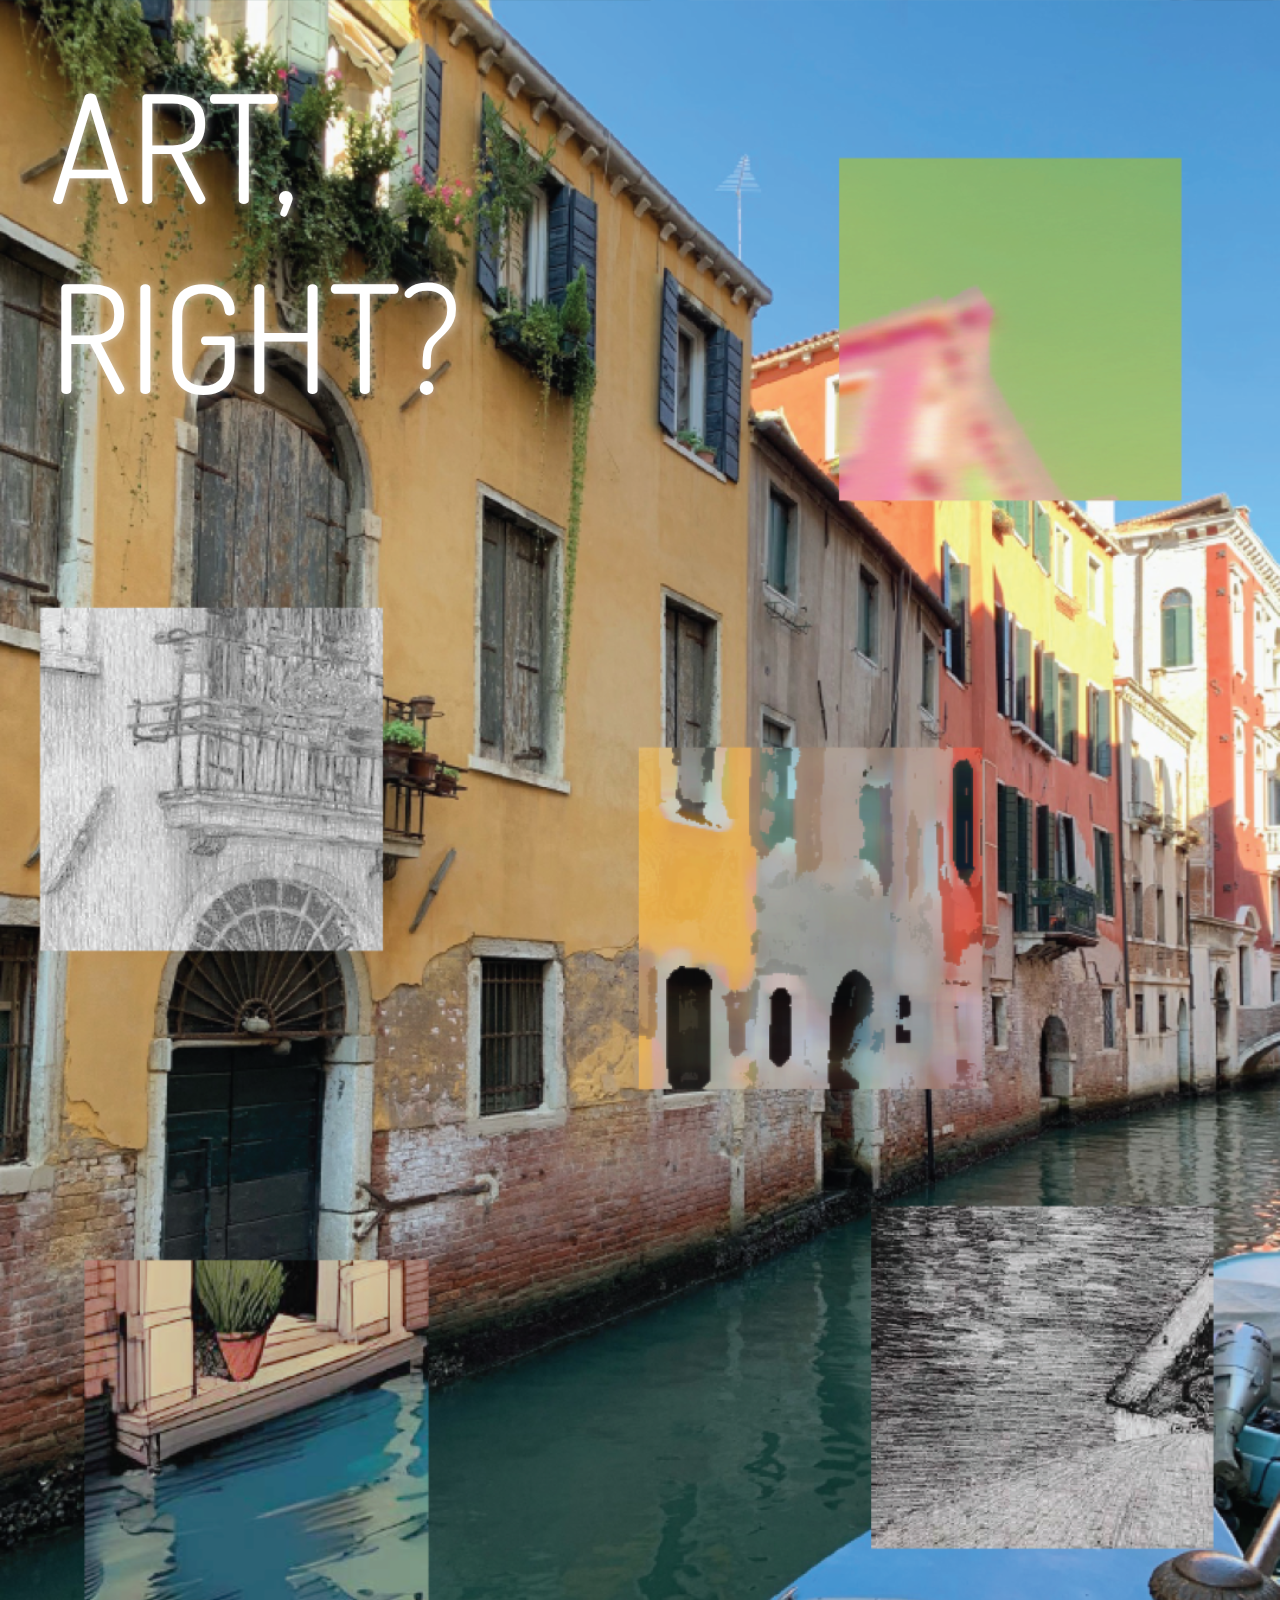
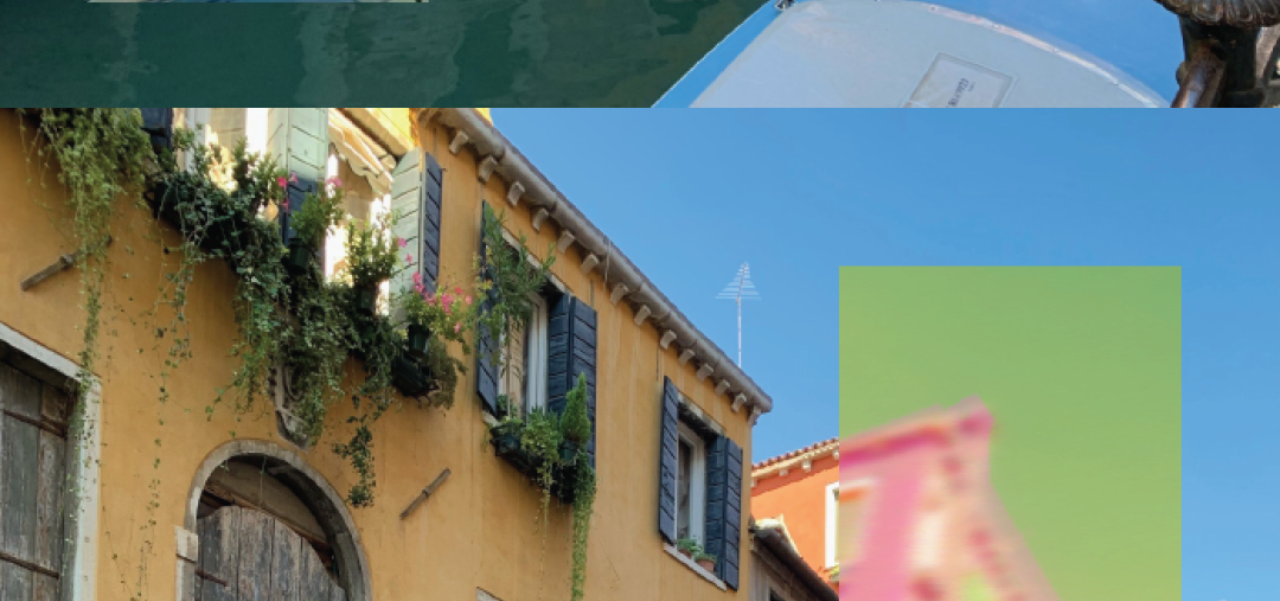
<file: index.html>
<html lang="en">
<head>
    <meta charset="UTF-8">
    <meta name="viewport" content="width=device-width, initial-scale=1.0">
    <title>First Page</title>

    <link href="style.css" rel="stylesheet">

    <link rel="preconnect" href="https://fonts.googleapis.com">
<link rel="preconnect" href="https://fonts.gstatic.com" crossorigin>
<link href="https://fonts.googleapis.com/css2?family=Black+Han+Sans&family=Dosis:wght@200..800&display=swap" rel="stylesheet">


</head>
<body>
    <header>ART,<br>RIGHT?</header>

    <div>

        <div> <a class="pencil" href="pencil/pencil.html"></a></div>

        <div><a class="pen" href="pen/pen.html"></a></div>

        <div><a class="paint" href="paint/paint.html"></a></div>

        <div><a class="photograph" href="photograph/photograph.html"></a></div>

        <div><a class="photoshop" href="photoshop/photoshop.html"></a></div>

        <div><a class="ai-generated" href="ai-generated/ai-generated.html"></a></div>

    </div>
</body>
</html>
</file>
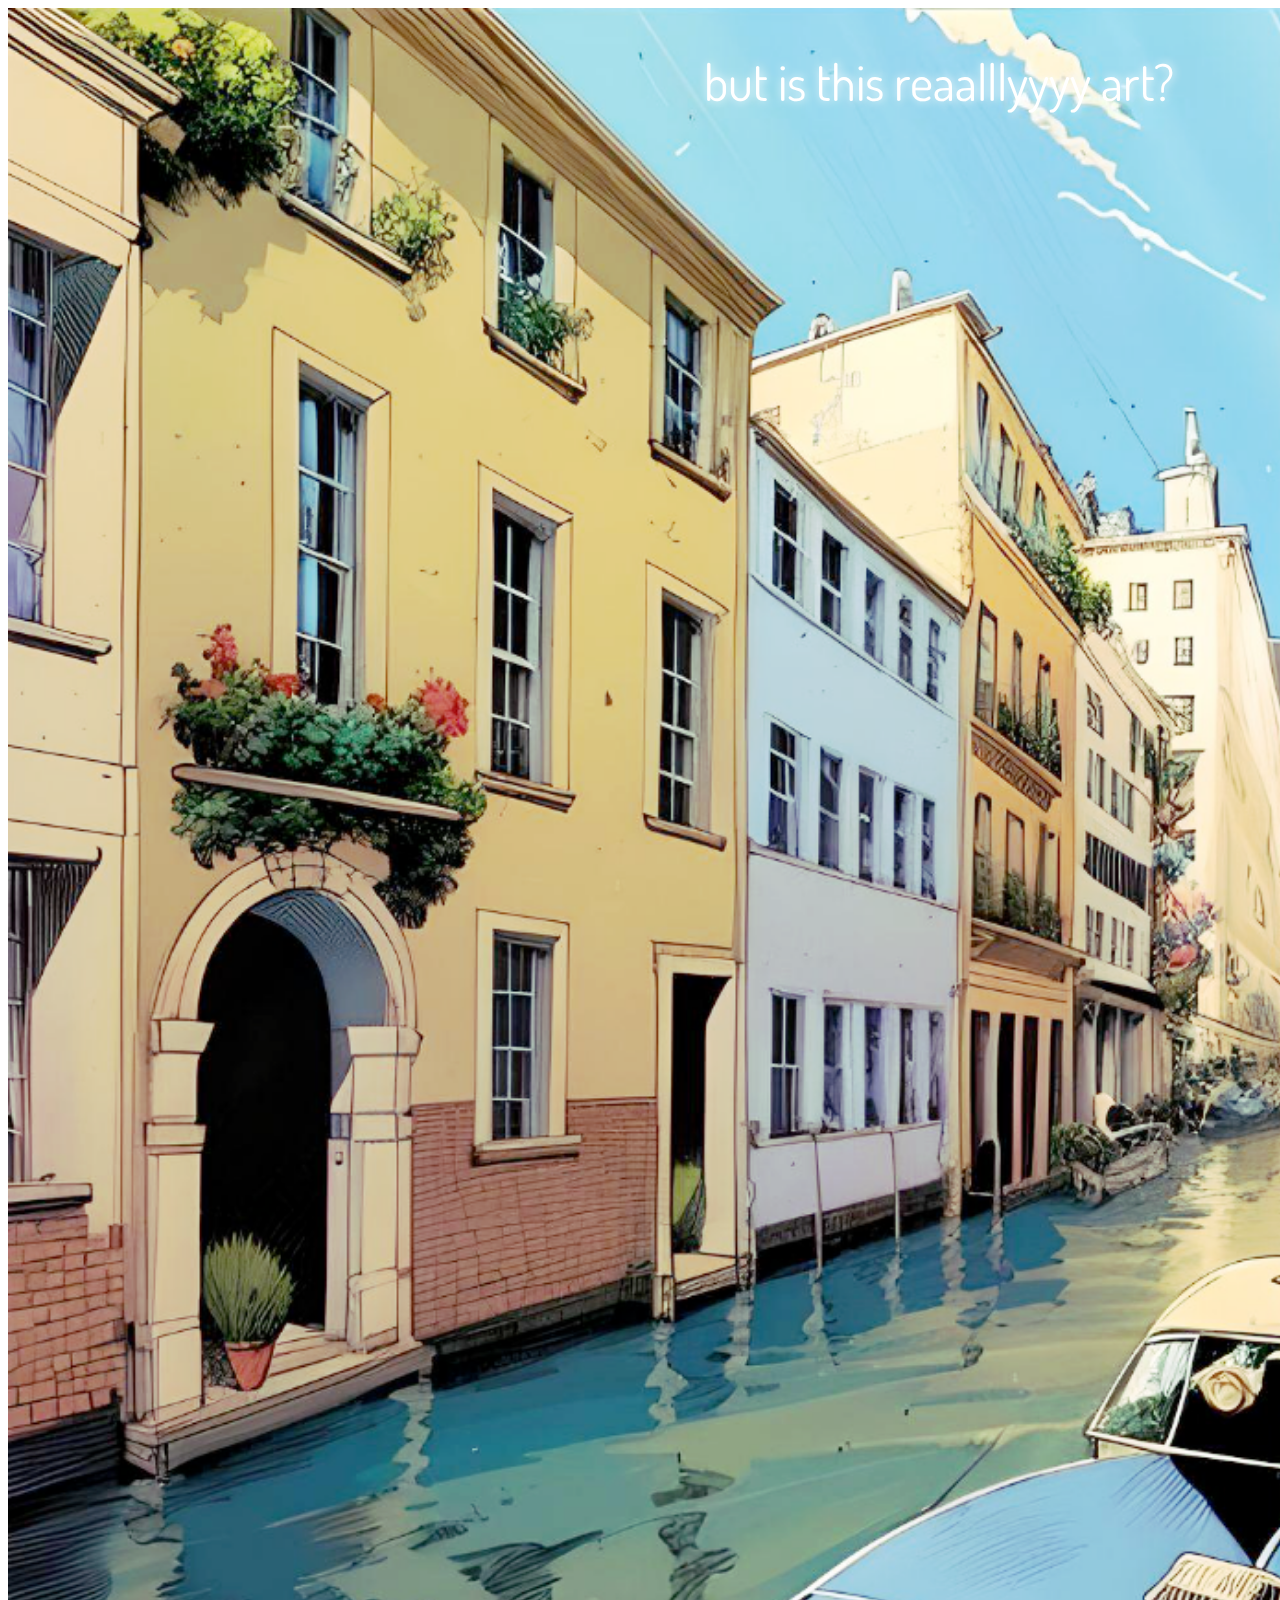
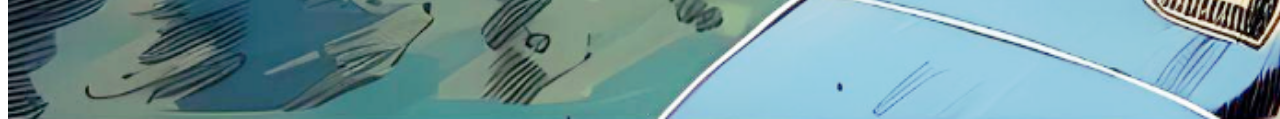
<file: ai-generated/ai-generated.html>
<html lang="en">
<head>
    <meta charset="UTF-8">
    <meta name="viewport" content="width=device-width, initial-scale=1.0">
    <title>Ai-Generated</title>

    <link href="ai-generated.css" rel="stylesheet">

    <link rel="preconnect" href="https://fonts.googleapis.com">
    <link rel="preconnect" href="https://fonts.gstatic.com" crossorigin>
    <link href="https://fonts.googleapis.com/css2?family=Black+Han+Sans&family=Dosis:wght@200..800&display=swap" rel="stylesheet">
</head>
<body>
    <img class="background" src="ai-generated.png">  
    <div><a class="last-page" href="../last-page/last-page.html"></a></div>

  <div><a class="words" style="text-decoration:none" href="../last-page/last-page.html">but is this reaalllyyyy art?</a></div>

</body>
</html>
</file>
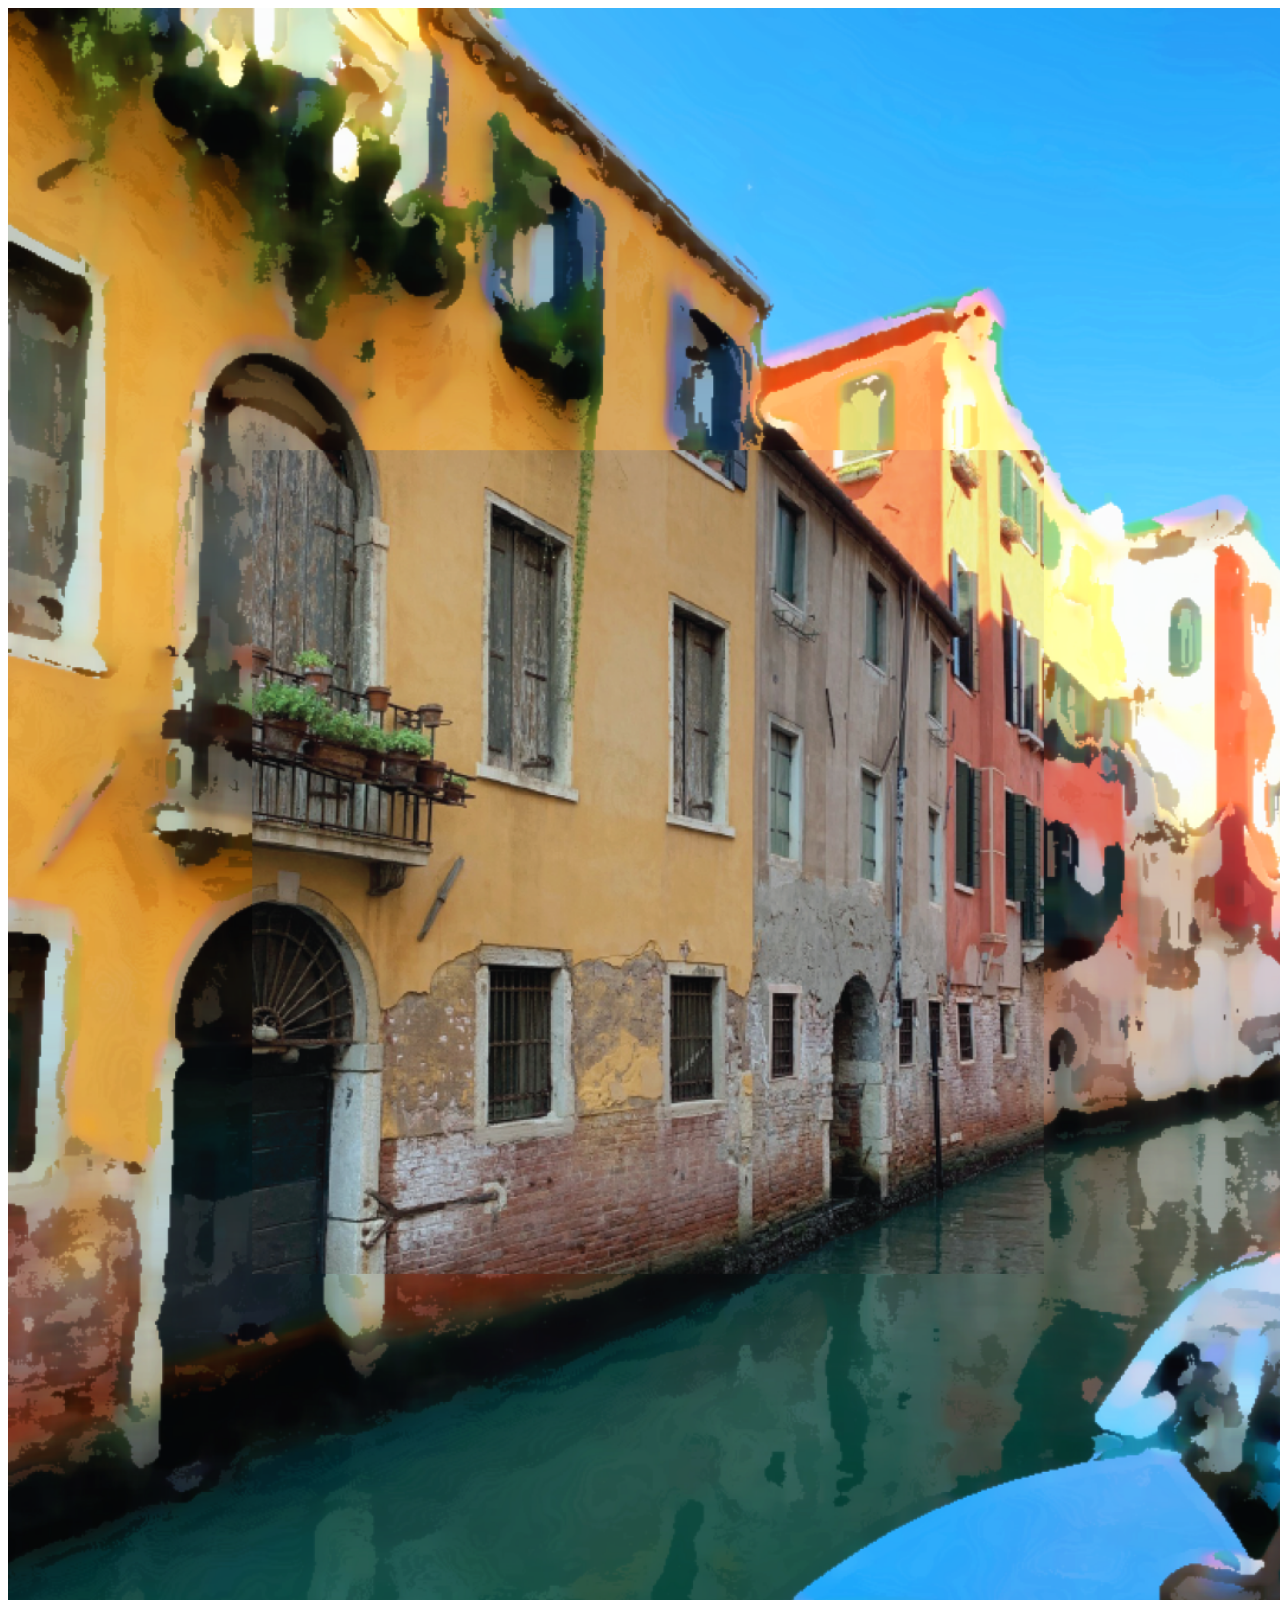
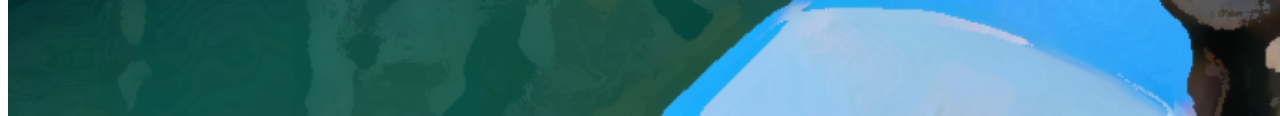
<file: paint/paint.html>
<html lang="en">
<head>
    <meta charset="UTF-8">
    <meta name="viewport" content="width=device-width, initial-scale=1.0">
    <title>Paint</title>

    <link href="paint.css" rel="stylesheet">

</head>
<body>
    <img class="background" src="painttophotograph.png">  
    <div><a class="photograph" href="../photograph/photograph.html"></a></div>
  
</body>
</html>
</file>
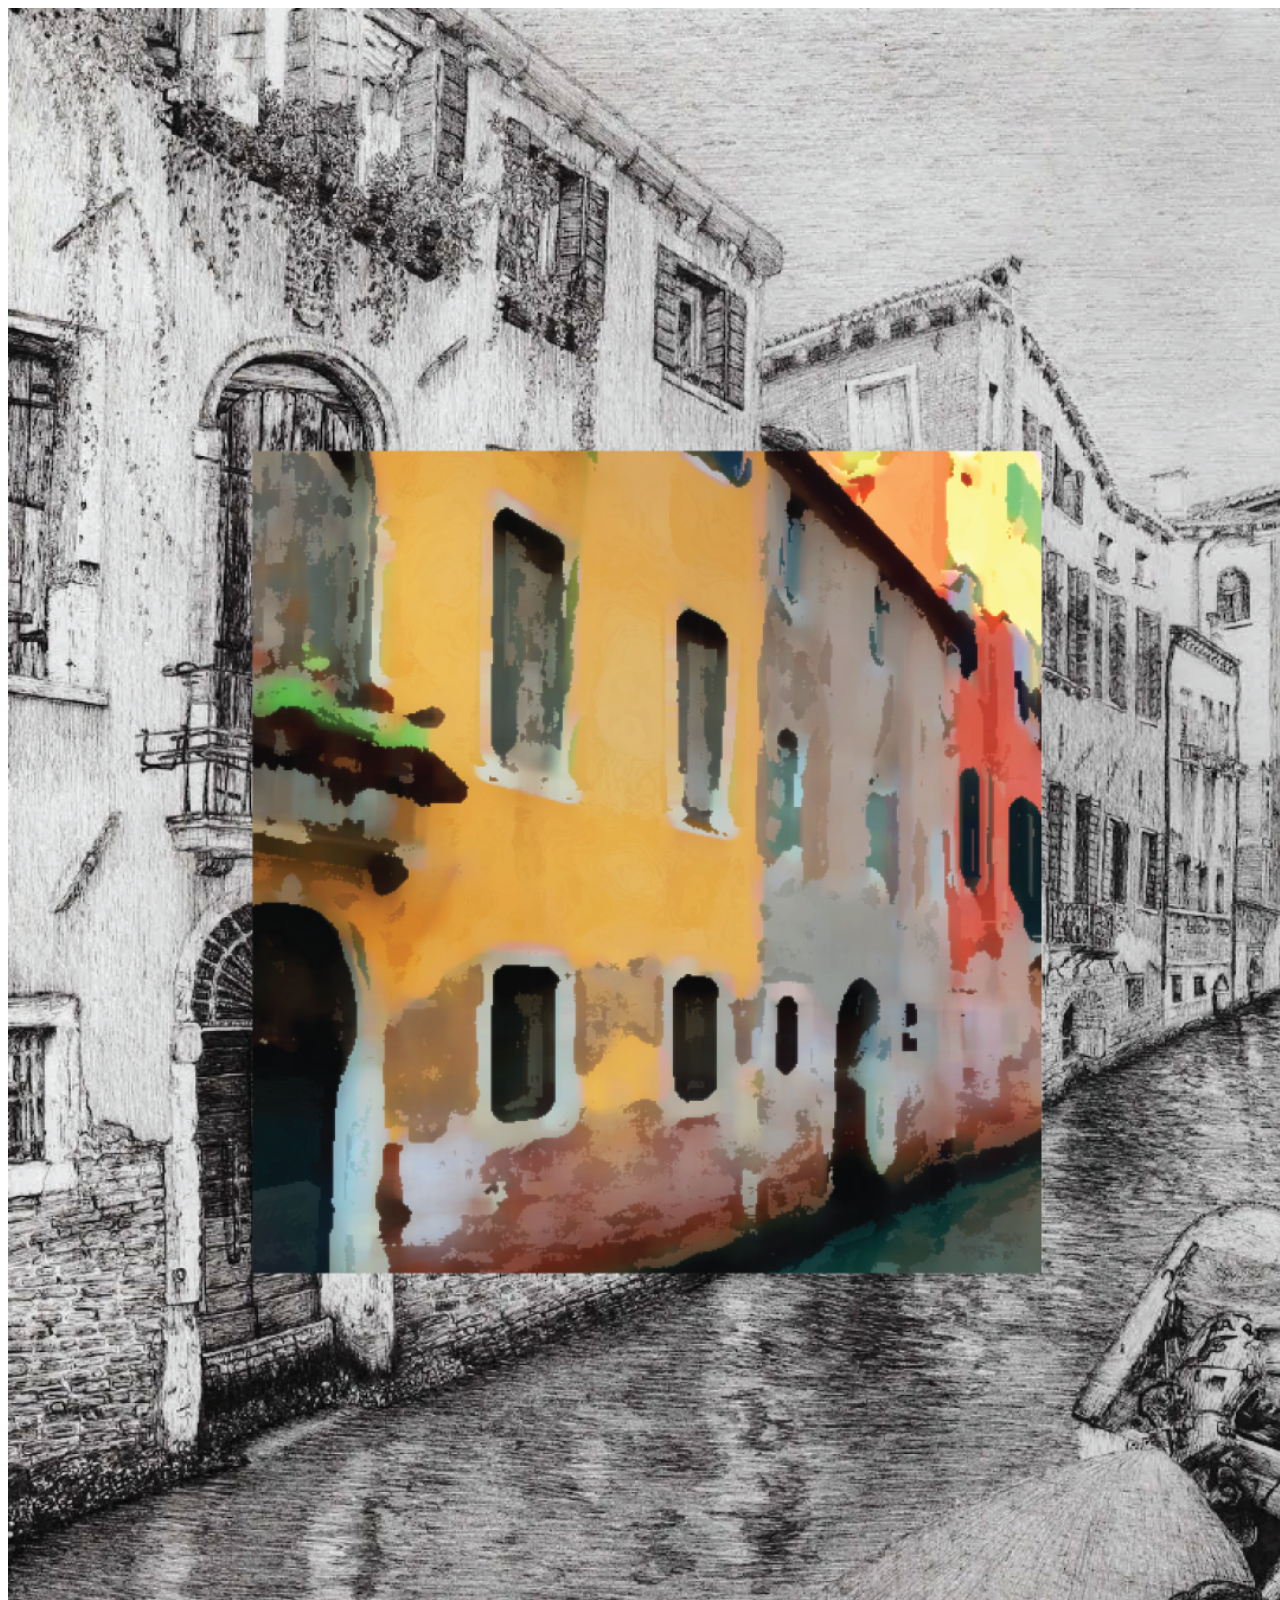
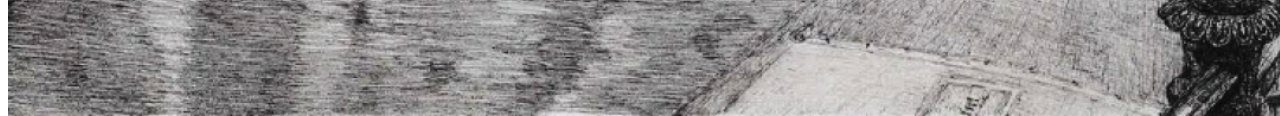
<file: pen/pen.html>
<html lang="en">
<head>
    <meta charset="UTF-8">
    <meta name="viewport" content="width=device-width, initial-scale=1.0">
    <title>Pen Drawing</title>

    <link href="pen.css" rel="stylesheet">

</head>
<body>
    <img class="background" src="pentopaint.png">  
    <div><a class="paint" href="../paint/paint.html"></a></div>
  
</body>
</html>
</file>
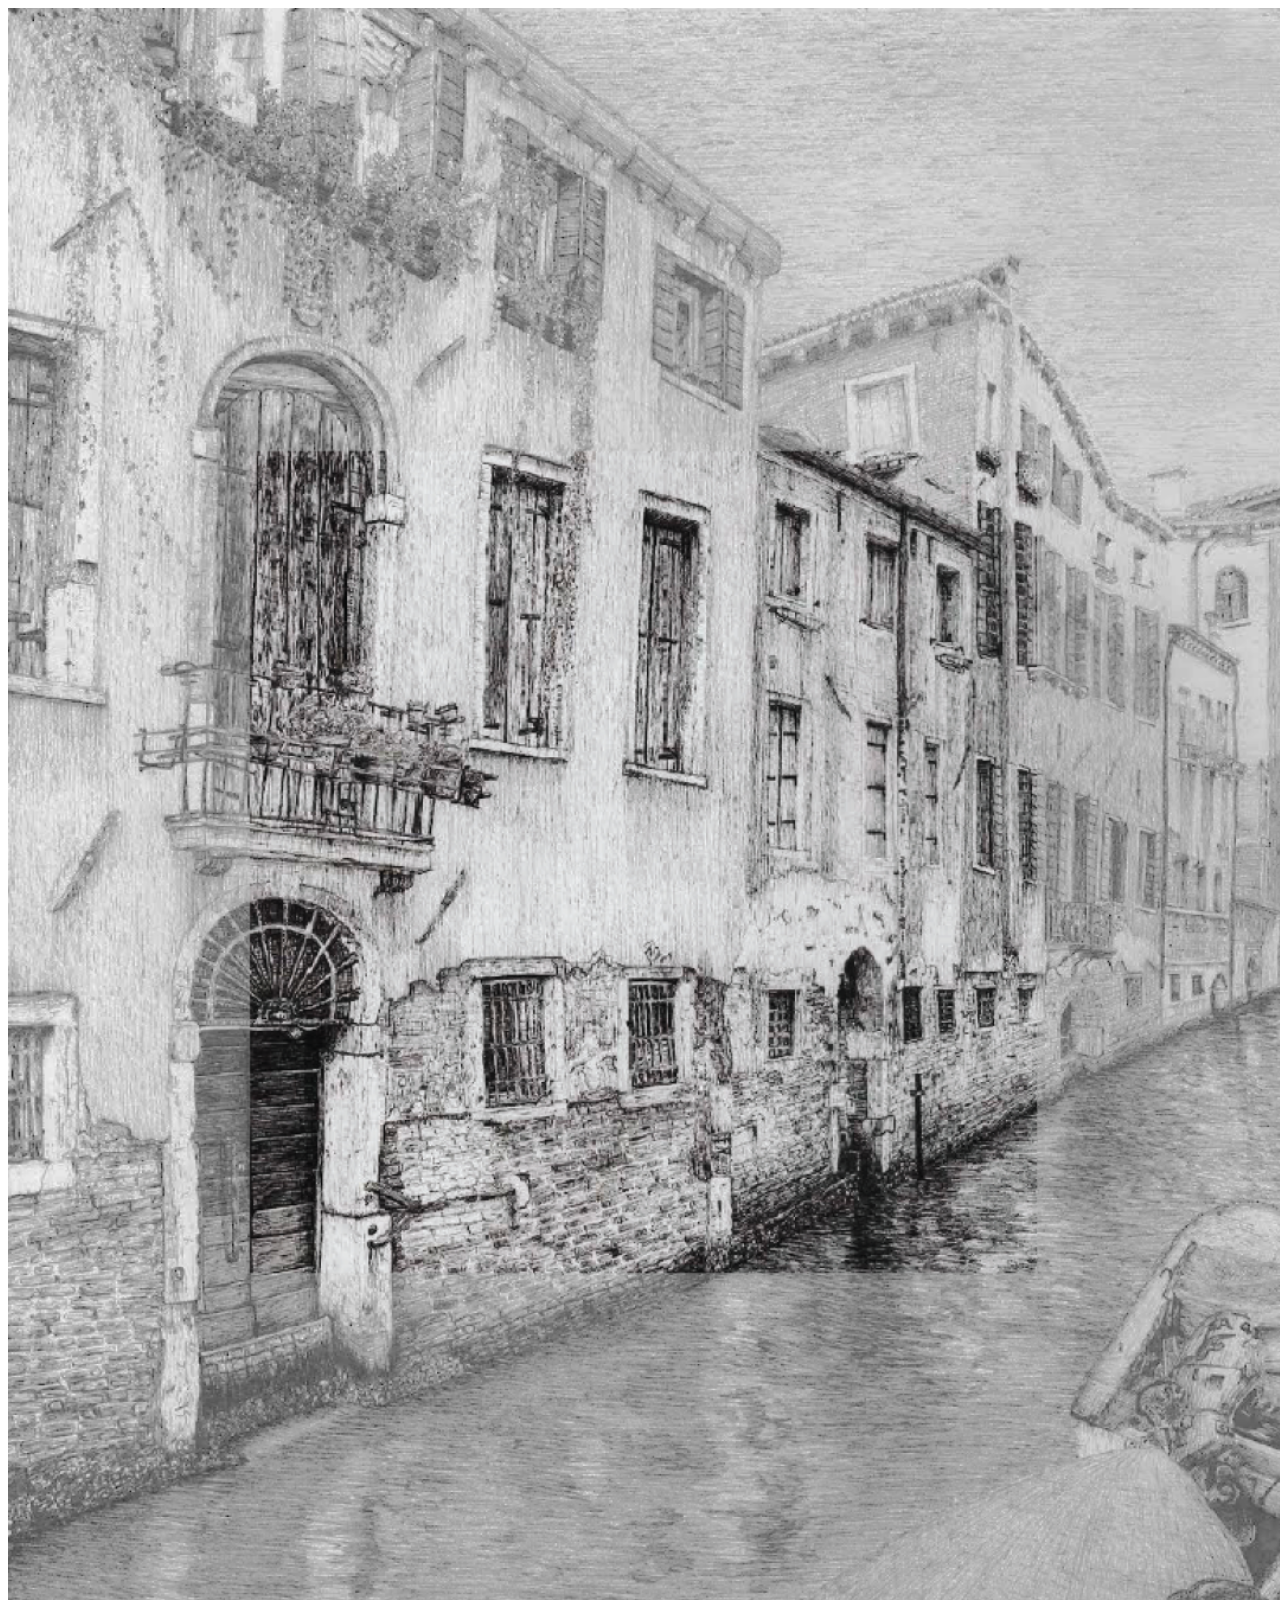
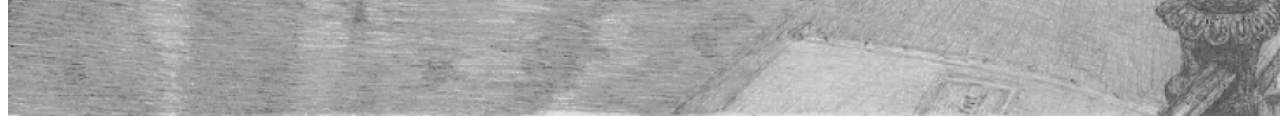
<file: pencil/pencil.html>
<html lang="en">
<head>
    <meta charset="UTF-8">
    <meta name="viewport" content="width=device-width, initial-scale=1.0">
    <title>Pencil Drawing</title>

    <link href="pencil.css" rel="stylesheet">

</head>
<body>
    <img class="background" src="penciltopen.png">  
    <div><a class="pen" href="../pen/pen.html"></a></div>
</body>
</html>
</file>
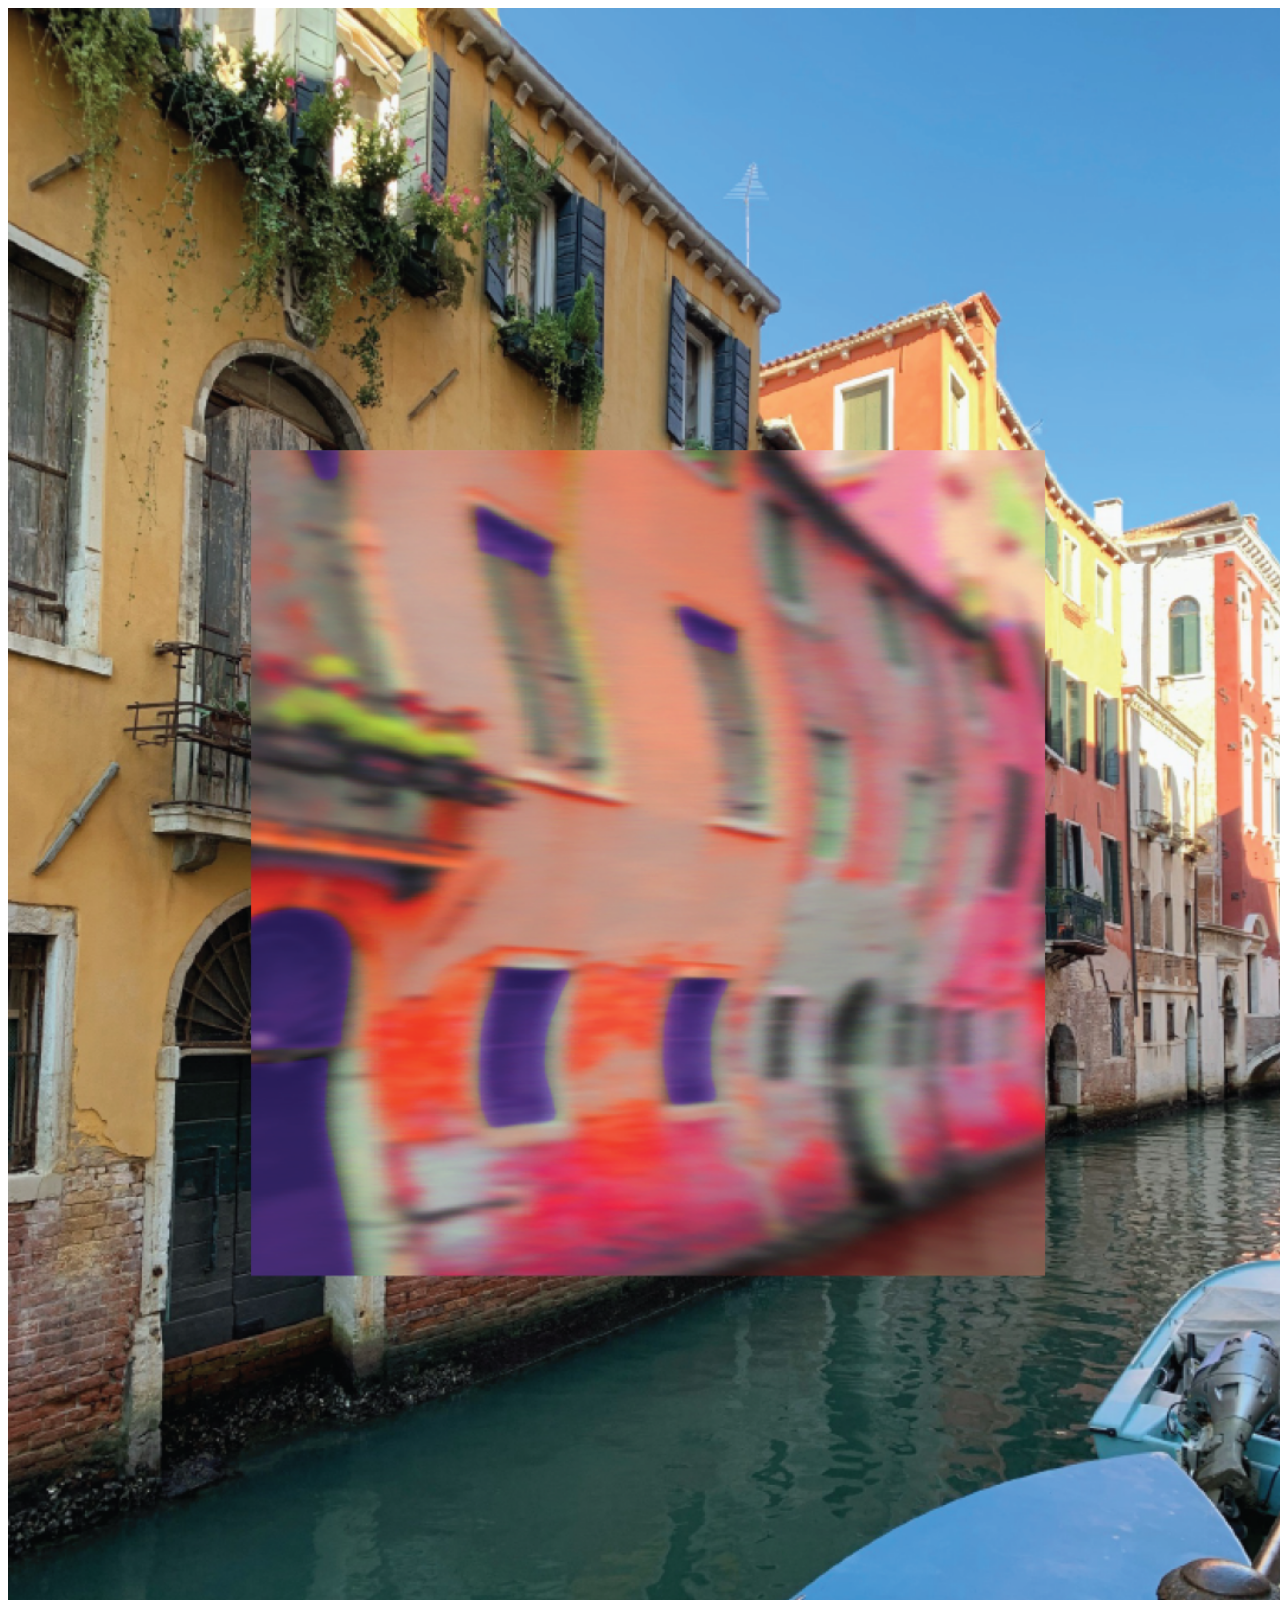
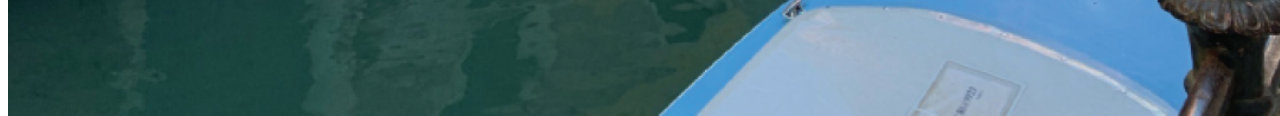
<file: photograph/photograph.html>
<html lang="en">
<head>
    <meta charset="UTF-8">
    <meta name="viewport" content="width=device-width, initial-scale=1.0">
    <title>Photograph</title>

    <link href="photograph.css" rel="stylesheet">

</head>
<body>
    <img class="background" src="photographtophotoshop.png">  
    <div><a class="photoshop" href="../photoshop/photoshop.html"></a></div>
  
</body>
</html>
</file>
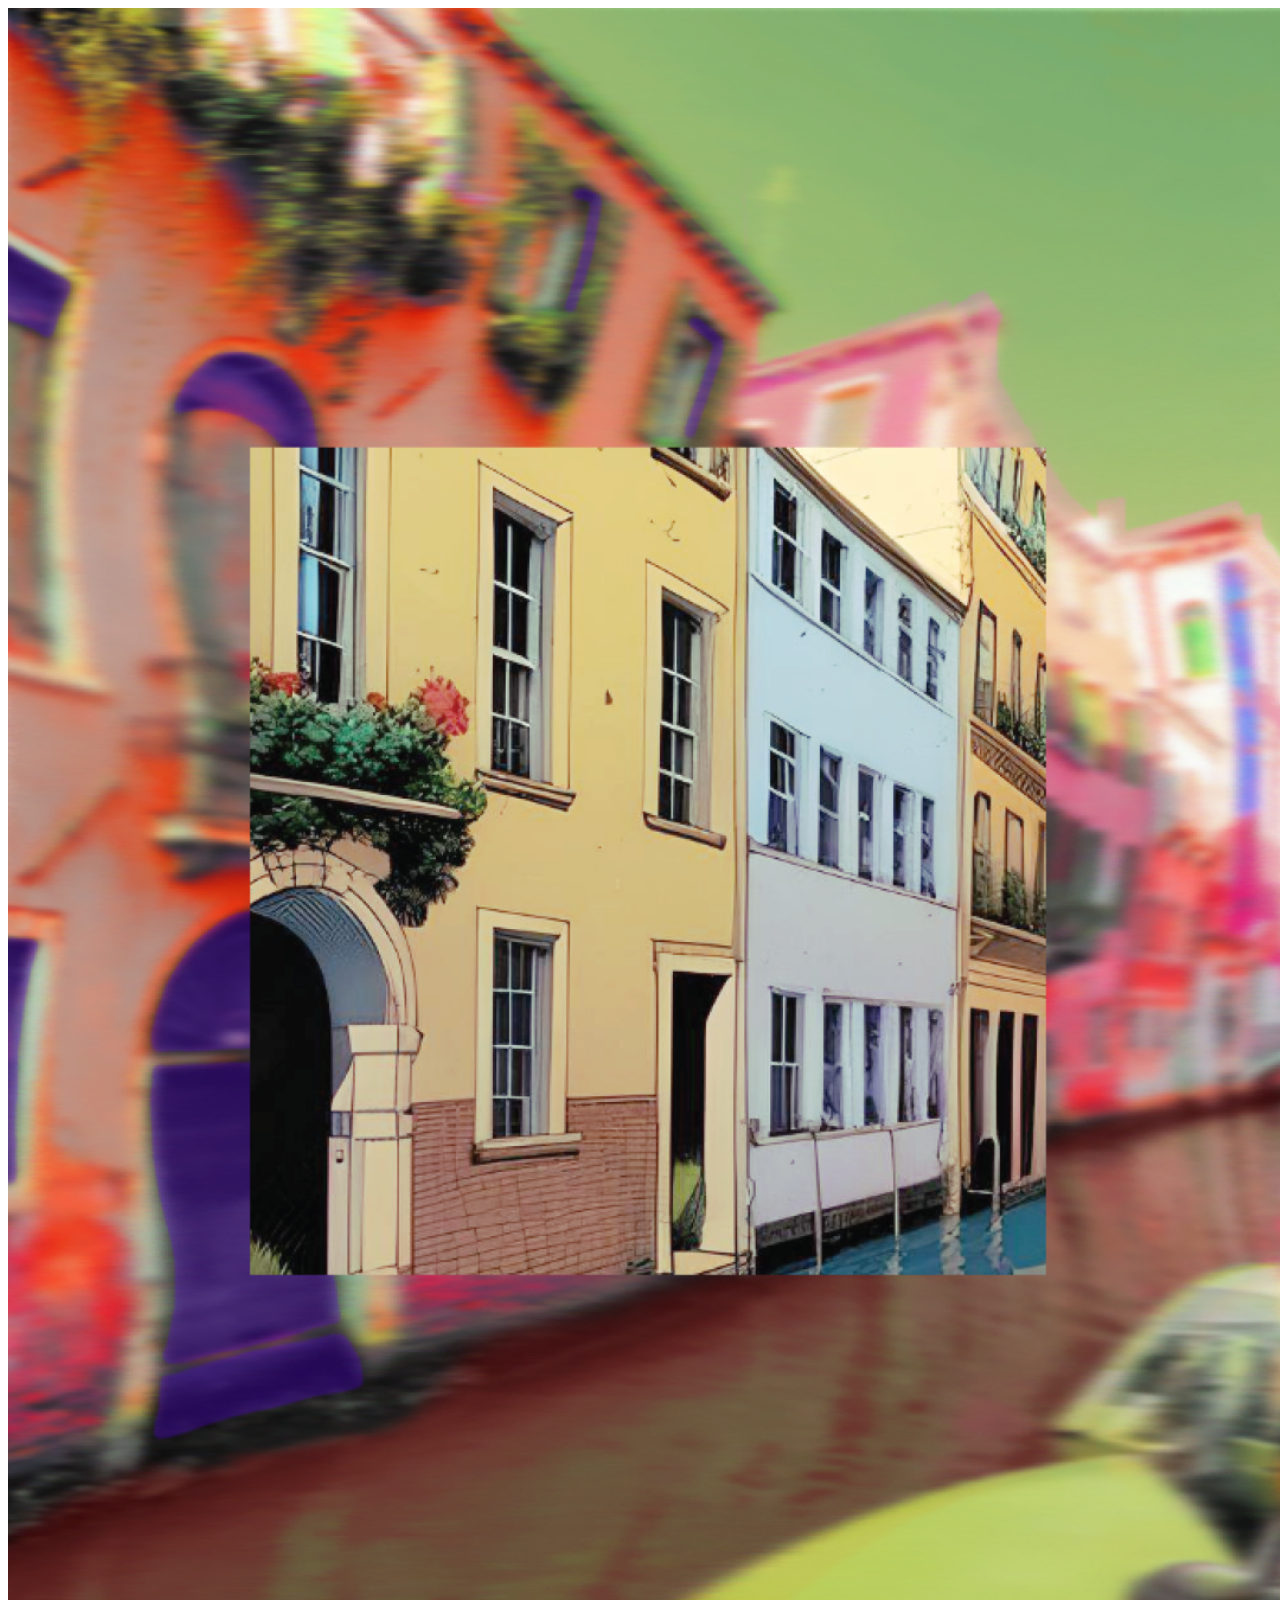
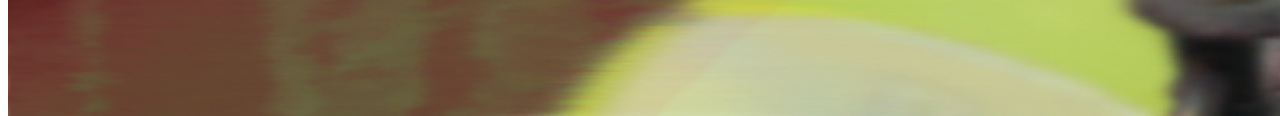
<file: photoshop/photoshop.html>
<html lang="en">
<head>
    <meta charset="UTF-8">
    <meta name="viewport" content="width=device-width, initial-scale=1.0">
    <title>Photoshop</title>

    <link href="photoshop.css" rel="stylesheet">

    
</head>
<body>
    <img class="background" src="photoshoptoai-generated.png">  
    <div><a class="ai-generated" href="../ai-generated/ai-generated.html"></a></div>
  
</body>
</html>
</file>
<file: style.css>
body{
    background-image:url(background.png);
    background-size: cover;
}
.background{
    width: 100%;
    margin: none;
    padding: none;
    position:absolute;
    border: 0;
}
header{
    position:absolute;
    font-size:150px;
    font-family: "Dosis", sans-serif;
    font-style: normal;
    left: 50px;
    top: 50px;
    color:rgb(255, 255, 255);
    text-shadow: rgba(255, 255, 255, 0.531) 1px 0 10px;
}

.pencil{
    position: absolute;
    left: 3.2%;
    top: 93%;
    width: 26.6%;
    height: 52%;
}
.pencil:hover{
    box-shadow: 3px 3px 22px 22px rgba(255, 255, 255, 0.531);
}
.pen{
    position: absolute;
    right: 5.2%;
    top: 184.4%;
    width: 26.6%;
    height: 52%;
}
.pen:hover{
    box-shadow: 3px 3px 22px 22px rgba(255, 255, 255, 0.531);
}
.paint{
    position: absolute;
    left: 49.8%;
    top: 114.2%;
    width: 26.6%;
    height: 52%;
}
.paint:hover{
    box-shadow: 3px 3px 22px 22px rgba(255, 255, 255, 0.531);
}
.photoshop{
    position: absolute;
    right: 7.9%;
    top: 24.2%;
    width: 26.6%;
    height: 52%;
}
.photoshop:hover{
    box-shadow: 3px 3px 22px 22px rgba(255, 255, 255, 0.531);
}
.ai-generated{
    position: absolute;
    left: 6.6%;
    top: 192.6%;
    width: 26.6%;
    height: 52%;
}
.ai-generated:hover{
    box-shadow: 3px 3px 22px 22px rgba(255, 255, 255, 0.531);
}
</file>
<file: ai-generated/ai-generated.css>
.background{
    width: 100%;
    margin: none;
    padding: none;
    position:absolute;
    border: 0;
}
.words{
    position:absolute;
    font-size:50px;
    font-family: "Dosis", sans-serif;
    font-style: normal;
    left: 55%;
    top: 50px;
    color:rgb(255, 255, 255);
    text-shadow: rgb(255, 255, 255) 1px 0 10px;
}
.words:hover{
    color:rgb(145, 215, 240);
    text-shadow: none;

}
</file>
<file: paint/paint.css>
.background{
    width: 100%;
    margin: none;
    padding: none;
    position:absolute;
    border: 0;
}
.photograph{
    position: absolute;
    top: 516px;
    left: 287px;
    width: 910px;
    height: 945px;
}
.photograph:hover{
    box-shadow: inset 3px 3px 22px 22px rgba(0, 0, 0, 0.41);
}
</file>
<file: pen/pen.css>
.background{
    width: 100%;
    margin: none;
    padding: none;
    position:absolute;
    border: 0;
}
.paint{
    position: absolute;
    top: 516px;
    left: 287px;
    width: 908px;
    height: 945px;
}
.paint:hover{
    box-shadow: inset 3px 3px 22px 22px rgba(0, 0, 0, 0.41);
}
</file>
<file: pencil/pencil.css>
.background{
    width: 100%;
    margin: none;
    padding: none;
    position:absolute;
    border: 0;
}
.pen{
    position: absolute;
    top: 515px;
    left: 284px;
    width: 897px;
    height: 935px;
}
.pen:hover{
    box-shadow: inset 3px 3px 22px 22px rgba(0, 0, 0, 0.41);
}
</file>
<file: photograph/photograph.css>
.background{
    width: 100%;
    margin: none;
    padding: none;
    position:absolute;
    border: 0;
}
.photoshop{
    position: absolute;
    top: 516px;
    left: 287px;
    width: 912px;
    height: 948px;
}
.photoshop:hover{
    box-shadow: inset 3px 3px 22px 22px rgba(0, 0, 0, 0.41);
}
</file>
<file: photoshop/photoshop.css>
.background{
    width: 100%;
    margin: none;
    padding: none;
    position:absolute;
    border: 0;
}
.ai-generated{
    position: absolute;
    top: 512px;
    left: 285px;
    width: 915px;
    height: 951px;
}
.ai-generated:hover{
    box-shadow: inset 3px 3px 22px 22px rgba(0, 0, 0, 0.41);
}
</file>
